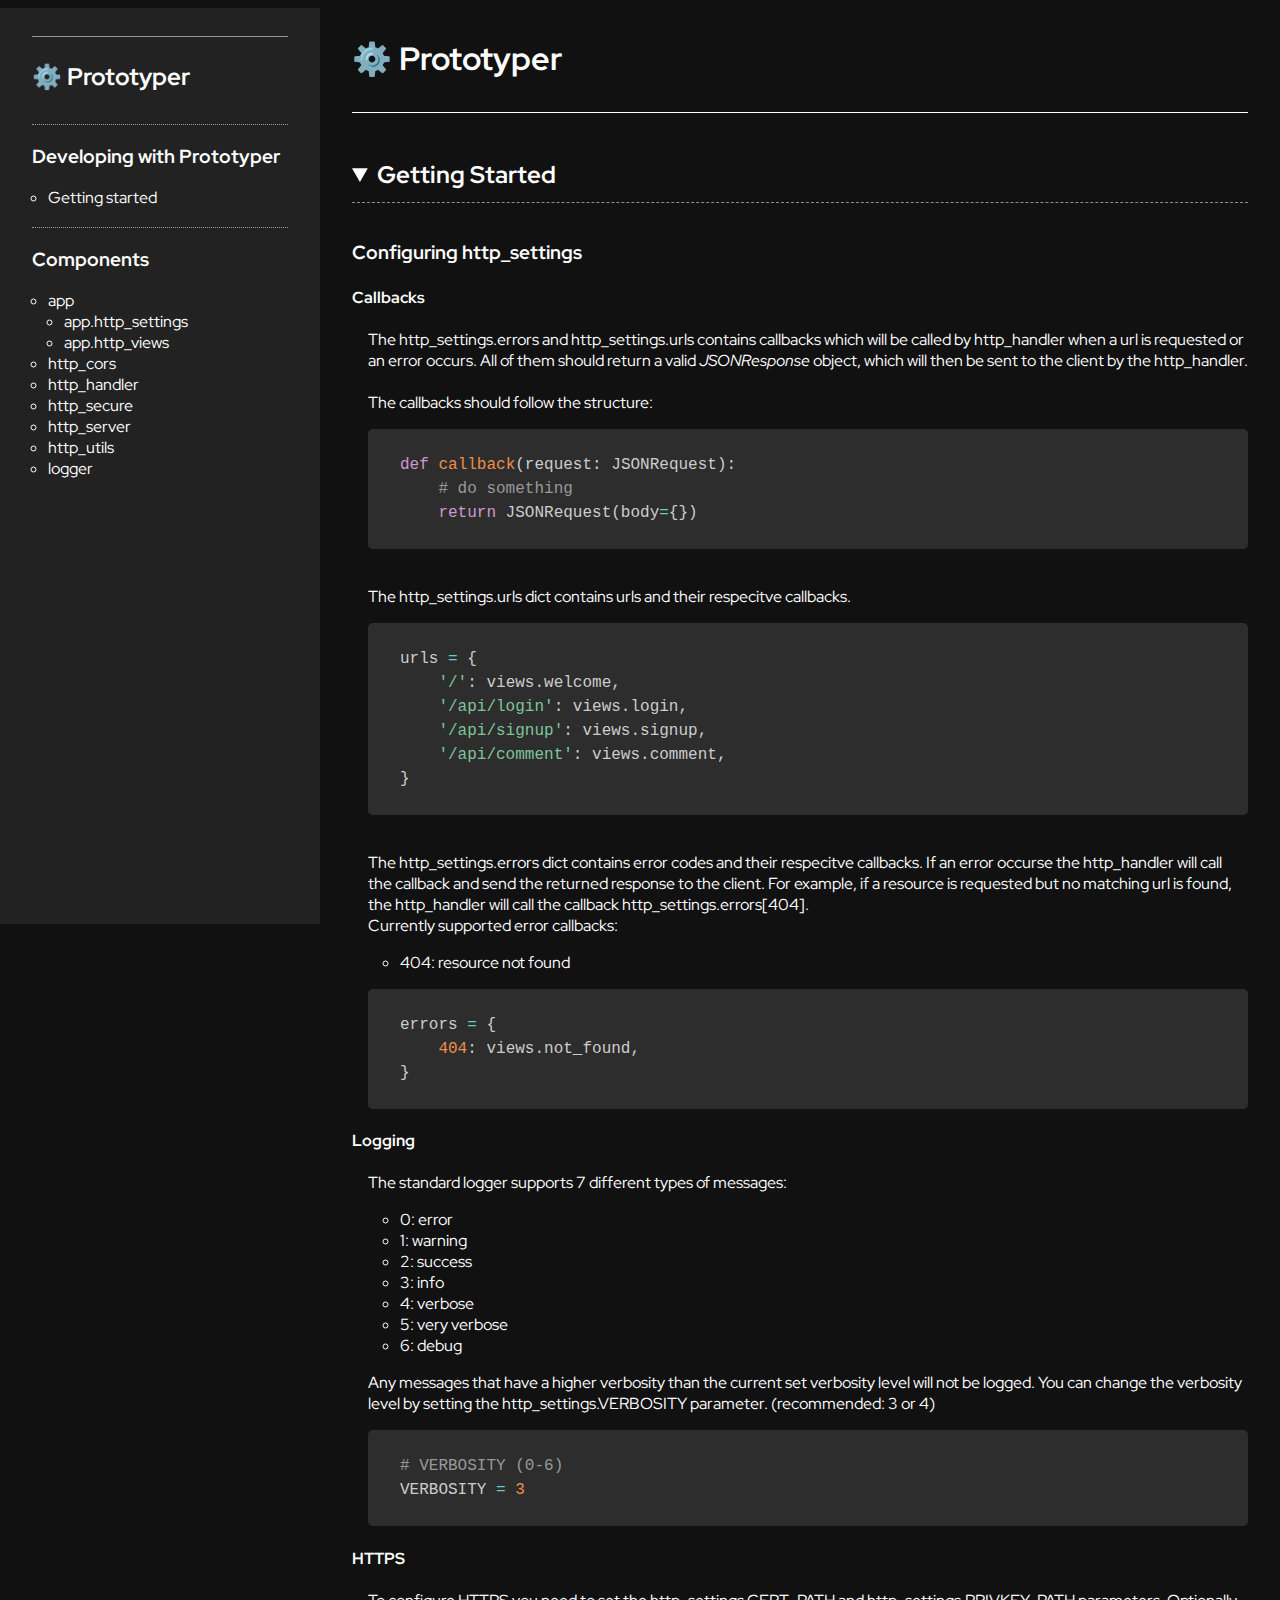
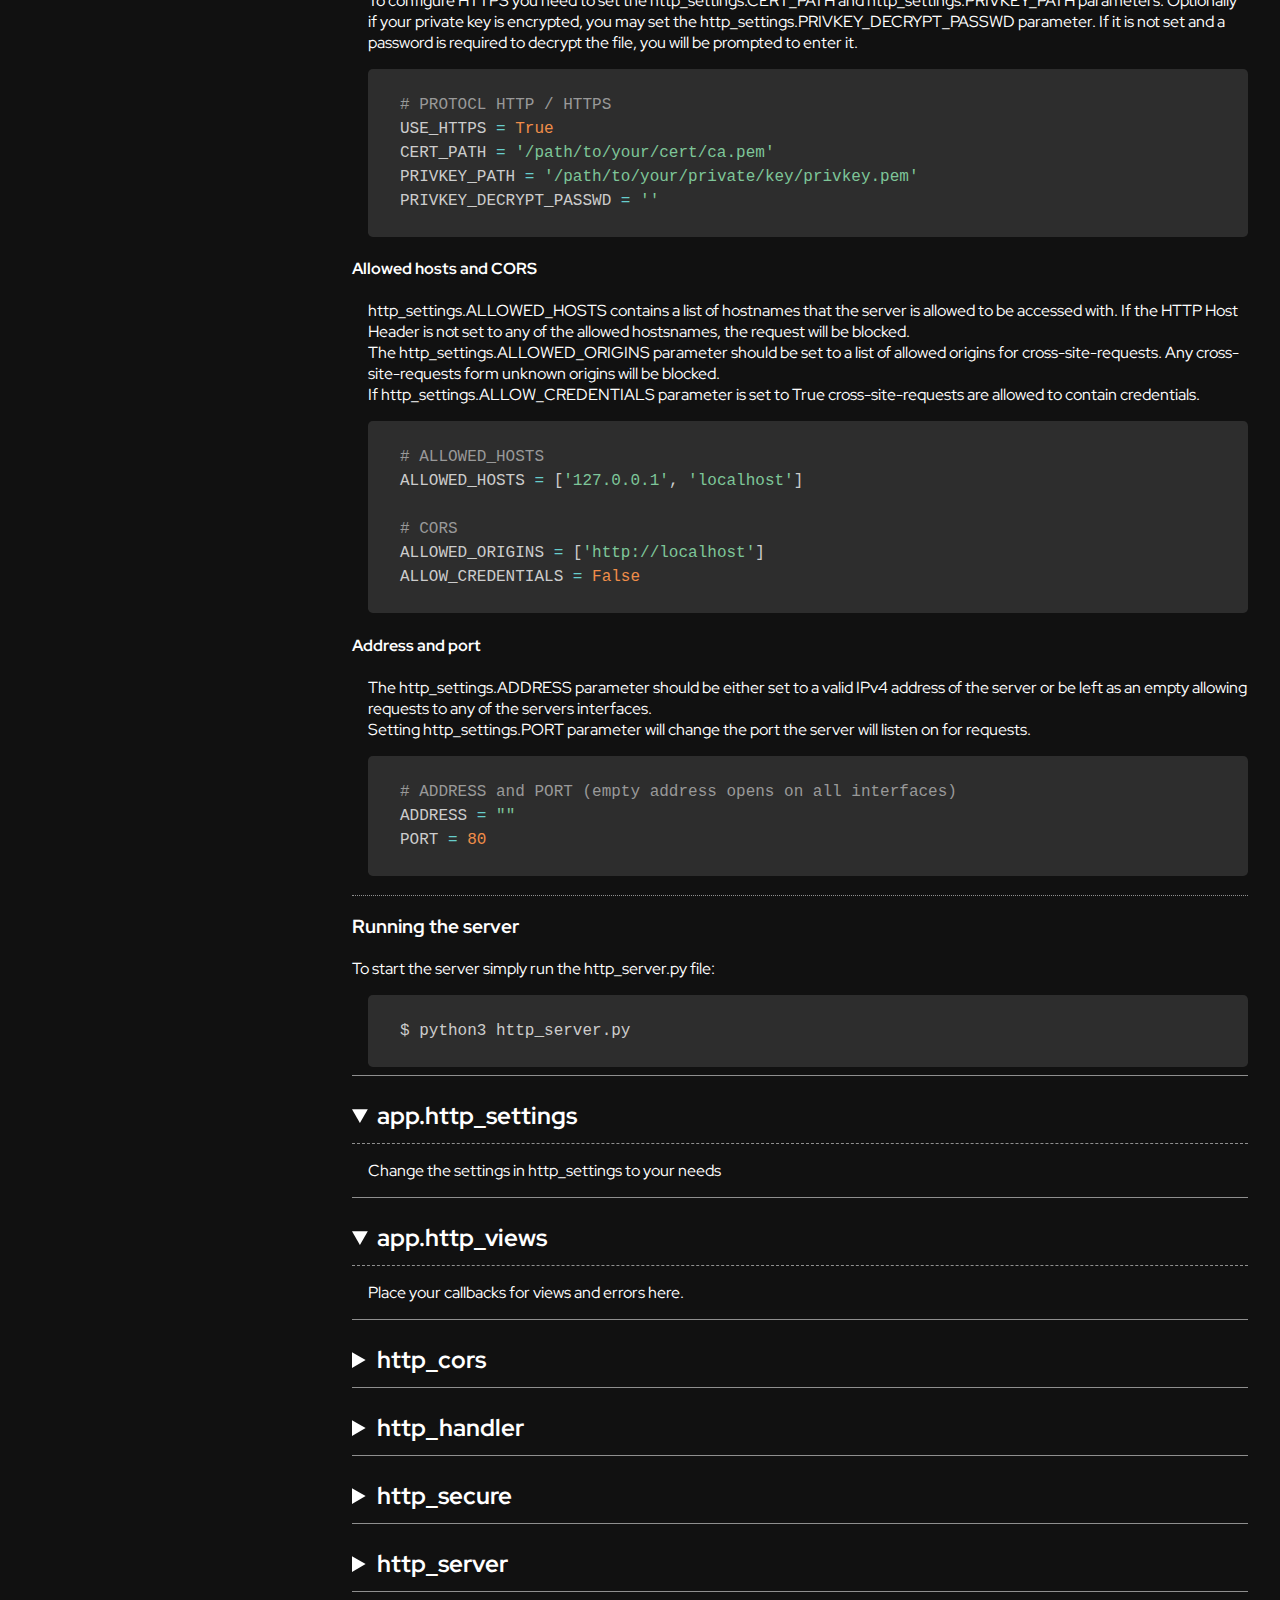
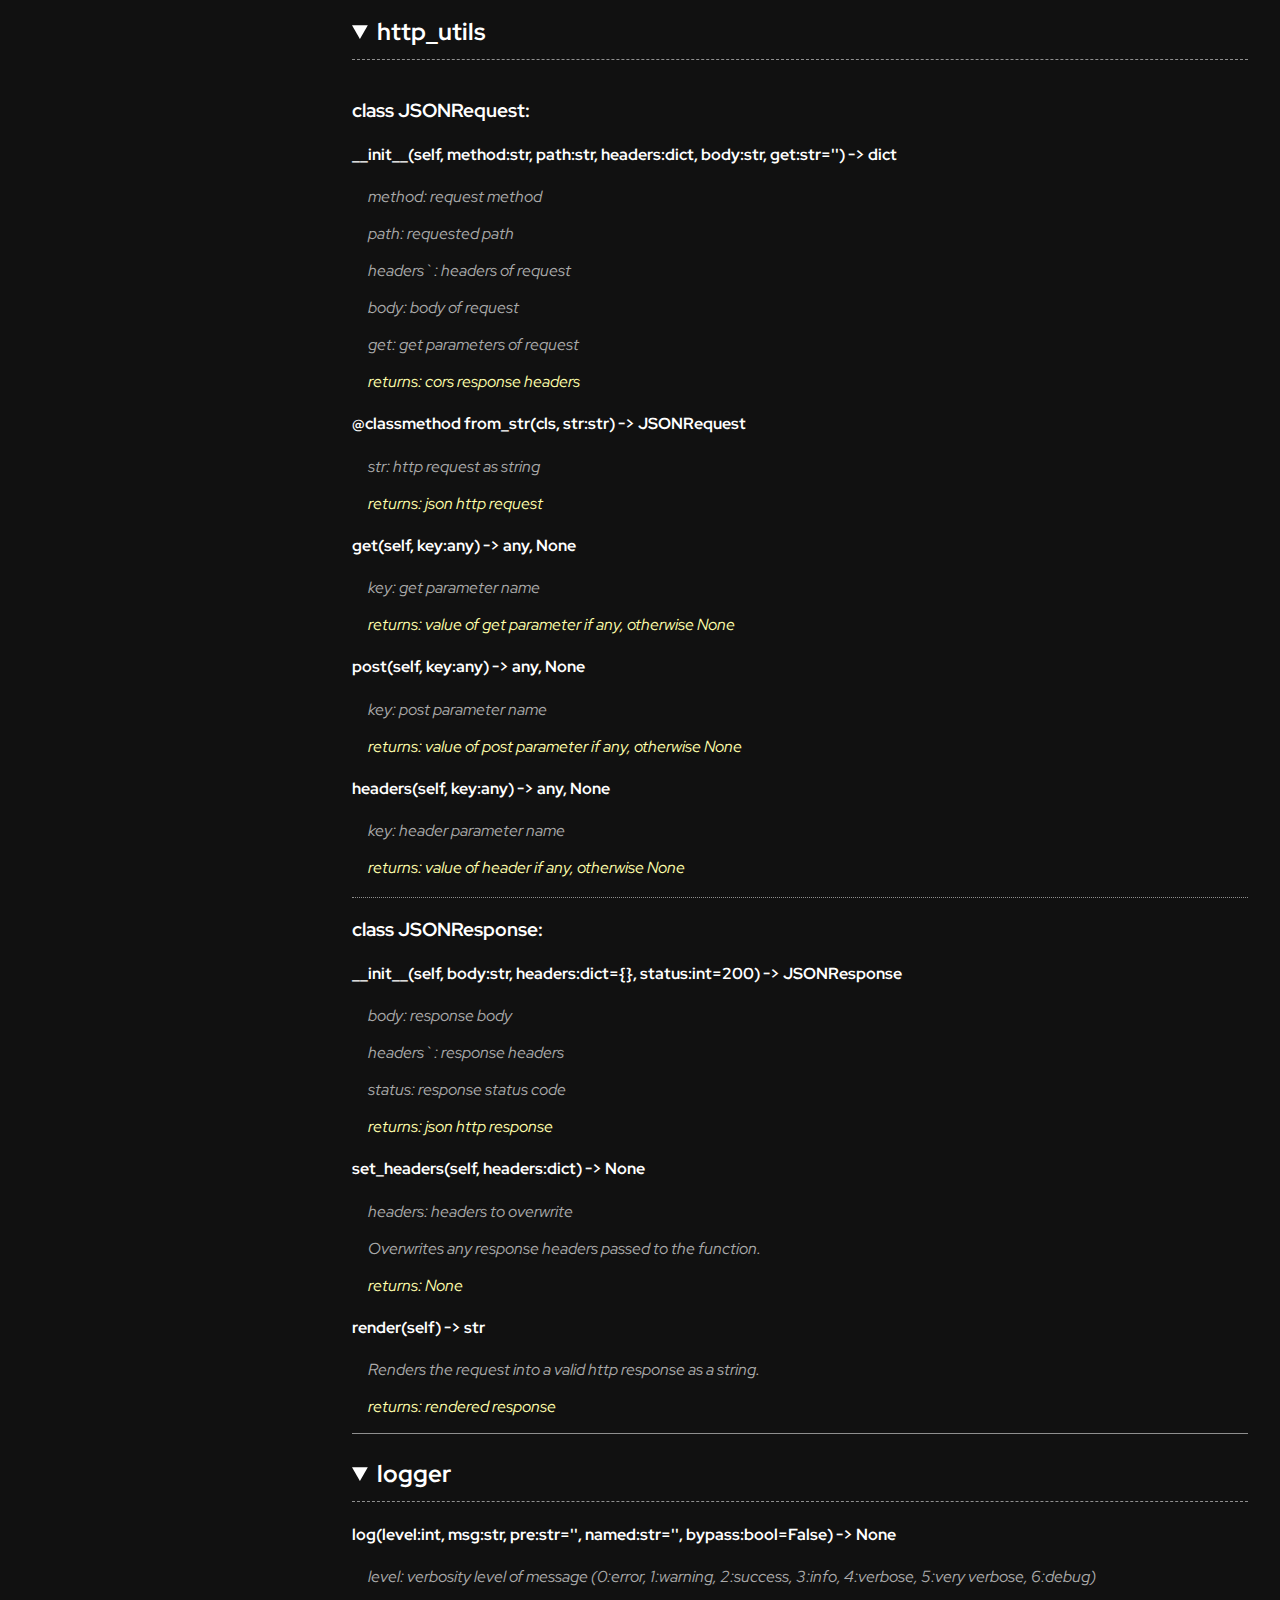
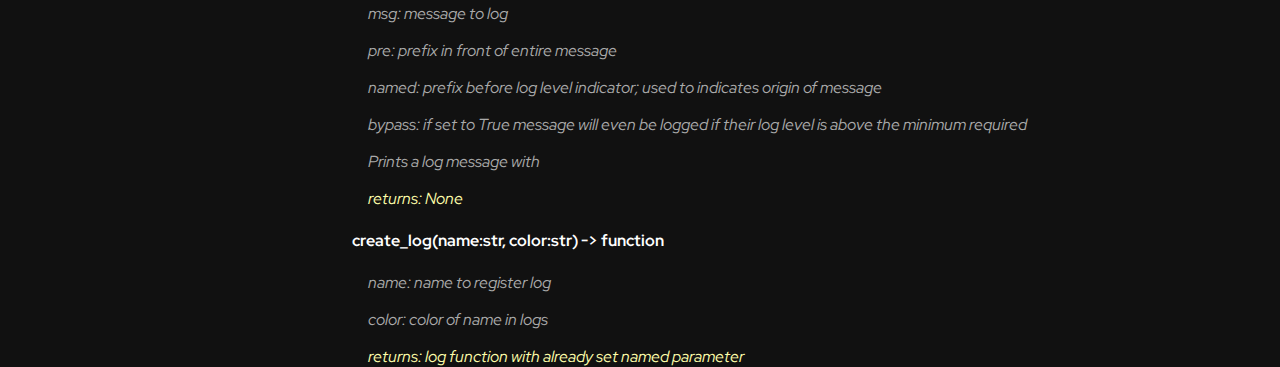
<file: docs/index.html>
<!DOCTYPE html>
<html lang="en">
    <head>
        <meta charset="UTF-8">
        <meta name="viewport" content="width=device-width, initial-scale=1.0">
        <link href="./resources/prism.css" rel="stylesheet" />
        <title>Prototyper Documentation</title>
        <link rel="icon" type="image/x-icon" href="./resources/favicon.png">
    	<script src="./resources/prism.js"></script>
        <link rel="stylesheet" href="./resources/docs.css">
    </head>
  
    <body>
        <!-- sidebar for navigation -->
        <div id="sidebar">
            <h2>⚙️ Prototyper</h2>
            <h3>Developing with Prototyper</h3>
            <ul>
                <li><a href="#getting-started">Getting started</a></li>
            </ul>
            <h3>Components</h3>
            <ul>
                <li> app
                    <ul>
                        <li><a href="#app.http_settings">app.http_settings</a></li>
                        <li><a href="#app.http_views">app.http_views</a></li>
                    </ul>
                </li>
                <li><a href="#http_cors">http_cors</a></li>
                <li><a href="#http_handler">http_handler</a></li>
                <li><a href="#http_secure">http_secure</a></li>
                <li><a href="#http_server">http_server</a></li>
                <li><a href="#http_utils">http_utils</a></li>
                <li><a href="#logger">logger</a></li>
            </ul>
        </div>
        
        <!-- actual documentation -->
        <div id="content">
        
            <h1>⚙️ Prototyper</h1>
            
            <details open>
                <summary id="getting-started" class="h2">Getting Started</summary>
                <div>
                    <h3>Configuring http_settings</h3>
                    <h4>Callbacks</h4>
                    <p class="desc">
                        The http_settings.errors and http_settings.urls contains callbacks which will be called by http_handler when a url is requested or an error occurs.
                        All of them should return a valid <a href='#http_utils.JSONResponse'>JSONResponse</a> object, which will then be sent to the client by the http_handler.
                    </p>
                    <p class="desc"><br/>
                        The callbacks should follow the structure:
                    </p>
                    <pre><code class="language-python">
def callback(request: JSONRequest):
    # do something
    return JSONRequest(body={})
                    </code></pre>
                    <p class="desc"><br/>
                        The http_settings.urls dict contains urls and their respecitve callbacks.
                    </p>
                    <pre><code class="language-python">
urls = {
    '/': views.welcome,
    '/api/login': views.login,
    '/api/signup': views.signup,
    '/api/comment': views.comment,
}
                        </code></pre>
                    <p class="desc"><br/>
                        The http_settings.errors dict contains error codes and their respecitve callbacks.
                        If an error occurse the http_handler will call the callback and send the returned response to the client.
                        For example, if a resource is requested but no matching url is found, the http_handler will call the callback http_settings.errors[404].<br/>
                        Currently supported error callbacks:
                    </p>
                    <ul>
                        <li>404: resource not found</li>
                    </ul>

                    <pre><code class="language-python">
errors = {
    404: views.not_found,
}
                        </code></pre>

                    <h4>Logging</h4>
                    <p class="desc">
                        The standard logger supports 7 different types of messages:
                    </p>
                    <ul>
                        <li>0: error</li>
                        <li>1: warning</li>
                        <li>2: success</li>
                        <li>3: info</li>
                        <li>4: verbose</li>
                        <li>5: very verbose</li>
                        <li>6: debug</li>
                    </ul>
                    <p class="desc">
                        Any messages that have a higher verbosity than the current set verbosity level will not be logged.
                        You can change the verbosity level by setting the http_settings.VERBOSITY parameter. (recommended: 3 or 4)
                    </p>
                    <pre><code class="language-python">
# VERBOSITY (0-6)
VERBOSITY = 3
                    </code></pre>

                    <h4>HTTPS</h4>
                    <p class="desc">
                        To configure HTTPS you need to set the http_settings.CERT_PATH and http_settings.PRIVKEY_PATH parameters.
                        Optionally if your private key is encrypted, you may set the http_settings.PRIVKEY_DECRYPT_PASSWD parameter.
                        If it is not set and a password is required to decrypt the file, you will be prompted to enter it.
                    </p>
                    <pre><code class="language-python">
# PROTOCL HTTP / HTTPS
USE_HTTPS = True
CERT_PATH = '/path/to/your/cert/ca.pem'
PRIVKEY_PATH = '/path/to/your/private/key/privkey.pem'
PRIVKEY_DECRYPT_PASSWD = ''
                    </code></pre>

                    <h4>Allowed hosts and CORS</h4>
                    <p class="desc">
                        http_settings.ALLOWED_HOSTS contains a list of hostnames that the server is allowed to be accessed with.
                        If the HTTP Host Header is not set to any of the allowed hostsnames, the request will be blocked.<br/>
                        The http_settings.ALLOWED_ORIGINS parameter should be set to a list of allowed origins for cross-site-requests.
                        Any cross-site-requests form unknown origins will be blocked.<br/>
                        If http_settings.ALLOW_CREDENTIALS parameter is set to True cross-site-requests are allowed to contain credentials.
                    </p>
                    <pre><code class="language-python">
# ALLOWED_HOSTS
ALLOWED_HOSTS = ['127.0.0.1', 'localhost']

# CORS
ALLOWED_ORIGINS = ['http://localhost']
ALLOW_CREDENTIALS = False
                    </code></pre>

                    <h4>Address and port</h4>
                    <p class="desc">
                        The http_settings.ADDRESS parameter should be either set to a valid IPv4 address of the server or be left as an empty allowing requests to any of the servers interfaces.<br/>
                        Setting http_settings.PORT parameter will change the port the server will listen on for requests.
                    </p>
                    <pre><code class="language-python">
# ADDRESS and PORT (empty address opens on all interfaces)
ADDRESS = ""
PORT = 80
                    </code></pre>

                    <h3>Running the server</h3>
                    To start the server simply run the http_server.py file:
                    <pre><code class="language-bash">
$ python3 http_server.py
                    </code></pre>

                </div>
            </details>

            <details open>
            <summary id="app.http_settings" class="h2">app.http_settings</summary>
                <div>
                    <p class="desc">Change the settings in http_settings to your needs</p>
                </div>
            </details>
            
            <details open>
                <summary id="app.http_views" class="h2">app.http_views</summary>
                <div>
                    <p class="desc">Place your callbacks for views and errors here.</p>
                </div>
            </details>
            
            <details>
                <summary id="http_cors" class="h2">http_cors</summary>
                <div>
                    <h4>get_headers(request:JSONRequest) -> dict</h4>
                    <p>request: request to return headers for</p>
                    <p><i>returns: cors response headers</i></p>
                </div>
            </details>
            
            <details>
                <summary id="http_handler" class="h2">http_handler</summary>
                <div>
                    <h4>handle_request(connection:socket.socket, client_address:tuple) -> None</h4>
                    <p>connection: client socket of connection</p>
                    <p>client_address: address of connecting client (address:str, port:int)</p>
                    <p class="desc"><i>Determines response for request and then sends it.</i></p>
                    <p class="desc"><i>
                        Uses http_settings.urls to find matching views and then calls them.
                        If no view is found, http_settings.error[404] is called.
                        The appropriate response is then sent to the client.
                    </i></p>
                    <p><i>returns: None</i></p>
                </div>
            </details>

            <details>
            <summary id="http_secure" class="h2">http_secure</summary>
                <div>
                    <h4>make_secure(sock:socket.socket, cert:path:str, privatekey_path:str, password:str=None) -> socket.socket, None</h4>
                    <p>sock: socket to secure</p>
                    <p>cert_path: path to full certificate chain</p>
                    <p>privatekey_path: path to private key</p>
                    <p>password: password used to decrypt privateky, will ask if not provided</p>
                    <p class="desc"><i>Attempts to secure socket using highest supported version of TLS.</i></p>
                    <p><i>returns: secured socket or None</i></p>

                    <h4>ask_pasword() -> str</h4>
                    <p class="desc"><i>This function is used as a callback for ssl.SSLContext.load_cert_chain if no password for the privatekey is provided but is required. It asks the user to input the password; do not call this function.</i></p>
                    <p><i>returns: str</i></p>
                </div>
            </details>

            <details>
            <summary id="http_server" class="h2">http_server</summary>
                <div>
                    <h4>run_server() -> None</h4>
                    <p class="desc"><i>
                        Configures a few settings set in http_settings in other modules,
                        Then Starts server and secures sockets if http_settings.USE_HTTPS is set to True.
                        Then actively listens for connections and forwards them to http_handler.handle_request().
                    </i></p>
                    <p><i>returns: None</i></p>
                </div>
            </details>

            <details open>
            <summary id="http_utils" class="h2">http_utils</summary>
                <div>

                    <h3 id="http_utils.JSONRequest">class JSONRequest:</h3>
                    
                    <h4>__init__(self, method:str, path:str, headers:dict, body:str, get:str='') -> dict</h4>
                    <p>method: request method</p>
                    <p>path: requested path</p>
                    <p>headers`: headers of request</p>
                    <p>body: body of request</p>
                    <p>get: get parameters of request</p>
                    <p><i>returns: cors response headers</i></p>
                    
                    <h4>@classmethod from_str(cls, str:str) -> JSONRequest</h4>
                    <p>str: http request as string</p>
                    <p><i>returns: json http request</i></p>
                    
                    <h4>get(self, key:any) -> any, None</h4>
                    <p>key: get parameter name</p>
                    <p><i>returns: value of get parameter if any, otherwise None</i></p>
                    
                    <h4>post(self, key:any) -> any, None</h4>
                    <p>key: post parameter name</p>
                    <p><i>returns: value of post parameter if any, otherwise None</i></p>
                    
                    <h4>headers(self, key:any) -> any, None</h4>
                    <p>key: header parameter name</p>
                    <p><i>returns: value of header if any, otherwise None</i></p>
                    
                    <h3 id="http_utils.JSONResponse">class JSONResponse:</h3>
                    
                    <h4>__init__(self, body:str, headers:dict={}, status:int=200) -> JSONResponse</h4>
                    <p>body: response body</p>
                    <p>headers`: response headers</p>
                    <p>status: response status code</p>
                    <p><i>returns: json http response</i></p>
                    
                    <h4>set_headers(self, headers:dict) -> None</h4>
                    <p>headers: headers to overwrite</p>
                    <p class="desc"><i>Overwrites any response headers passed to the function.</i></p>
                    <p><i>returns: None</i></p>
                    
                    <h4>render(self) -> str</h4>
                    <p class="desc"><i>Renders the request into a valid http response as a string.</i></p>
                    <p><i>returns: rendered response</i></p>
                    
                </div>
            </details>

            <details open>
            <summary id="logger" class="h2">logger</summary>
                <div>
                    <h4>log(level:int, msg:str, pre:str='', named:str='', bypass:bool=False) -> None</h4>
                    <p>level: verbosity level of message (0:error, 1:warning, 2:success, 3:info, 4:verbose, 5:very verbose, 6:debug)</p>
                    <p>msg: message to log</p>
                    <p>pre: prefix in front of entire message</p>
                    <p>named: prefix before log level indicator; used to indicates origin of message</p>
                    <p>bypass: if set to True message will even be logged if their log level is above the minimum required</p>
                    <p class="desc"><i>Prints a log message with </i></p>
                    <p><i>returns: None</i></p>

                    <h4>create_log(name:str, color:str) -> function</h4>
                    <p>name: name to register log</p>
                    <p>color: color of name in logs</p>
                    <p><i>returns: log function with already set named parameter</i></p>
                </div>
            </details>
        
        </div>
    </body>
</html>
</file>
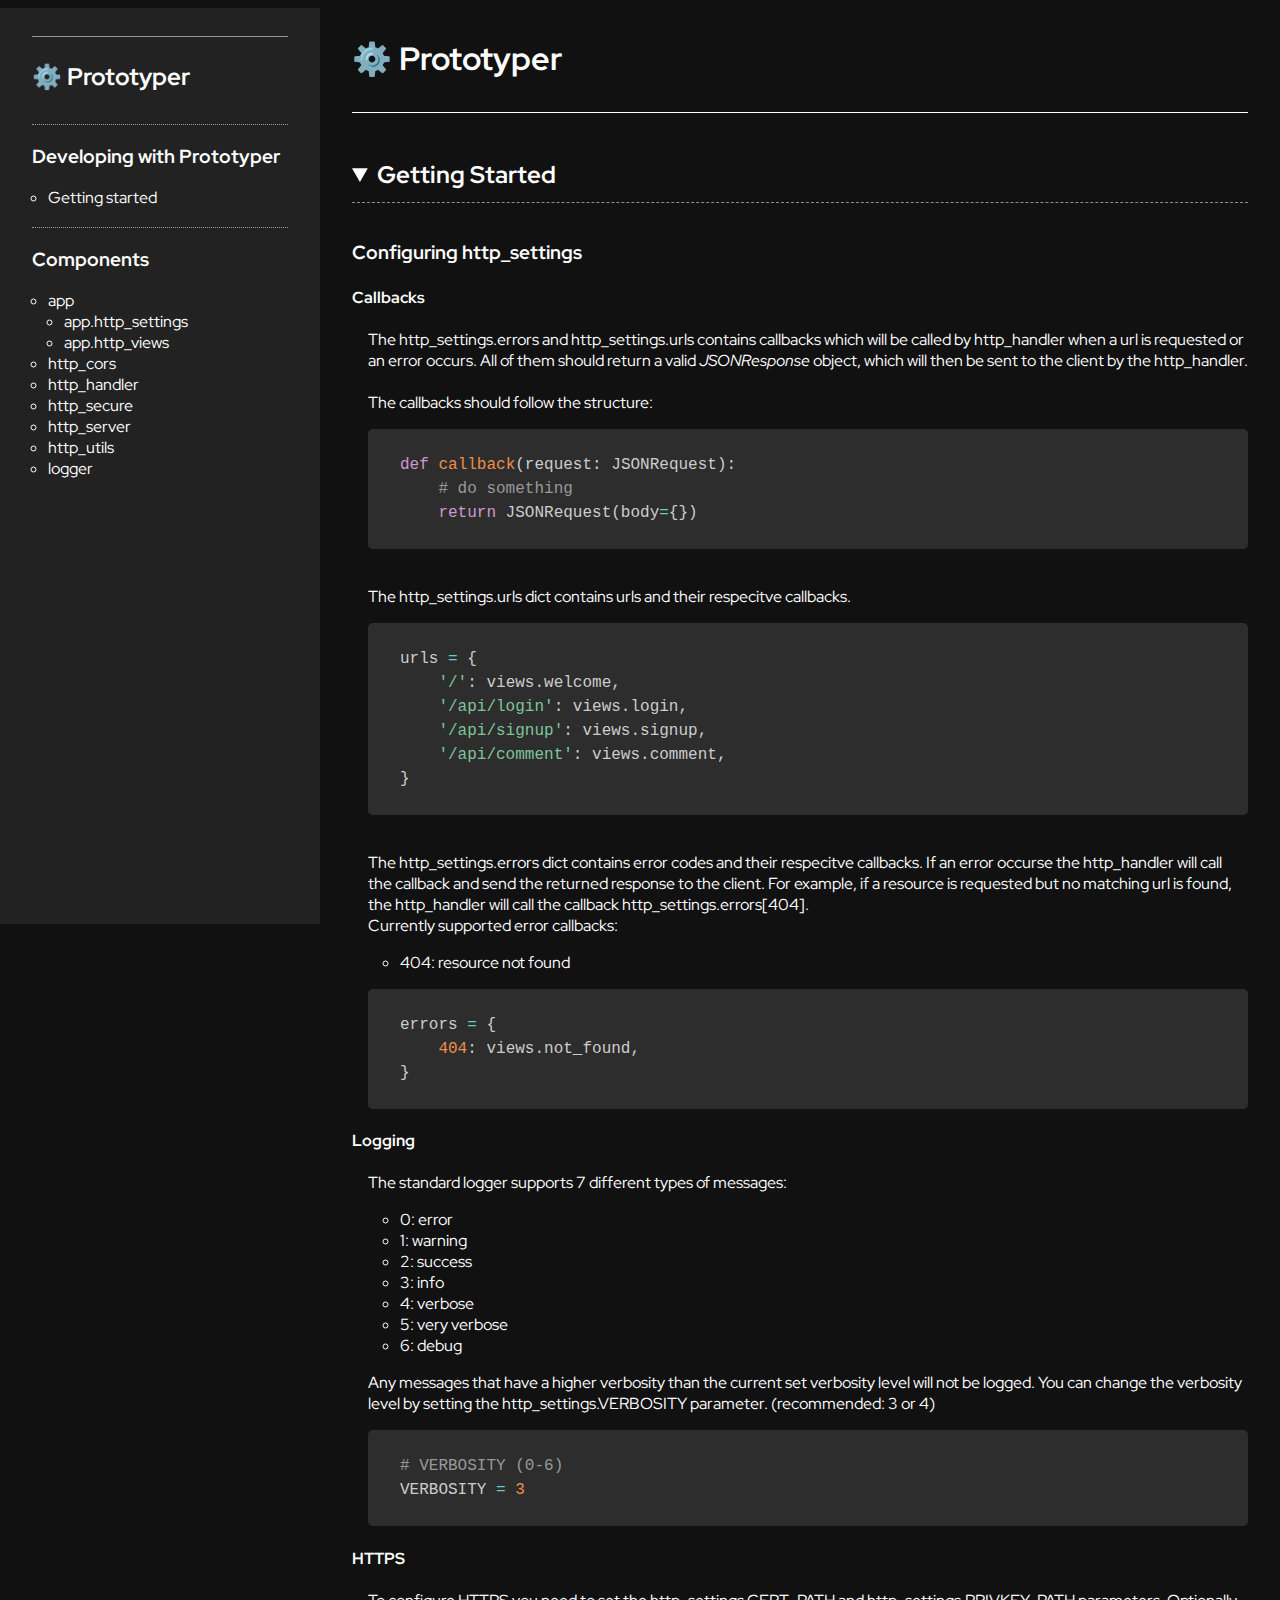
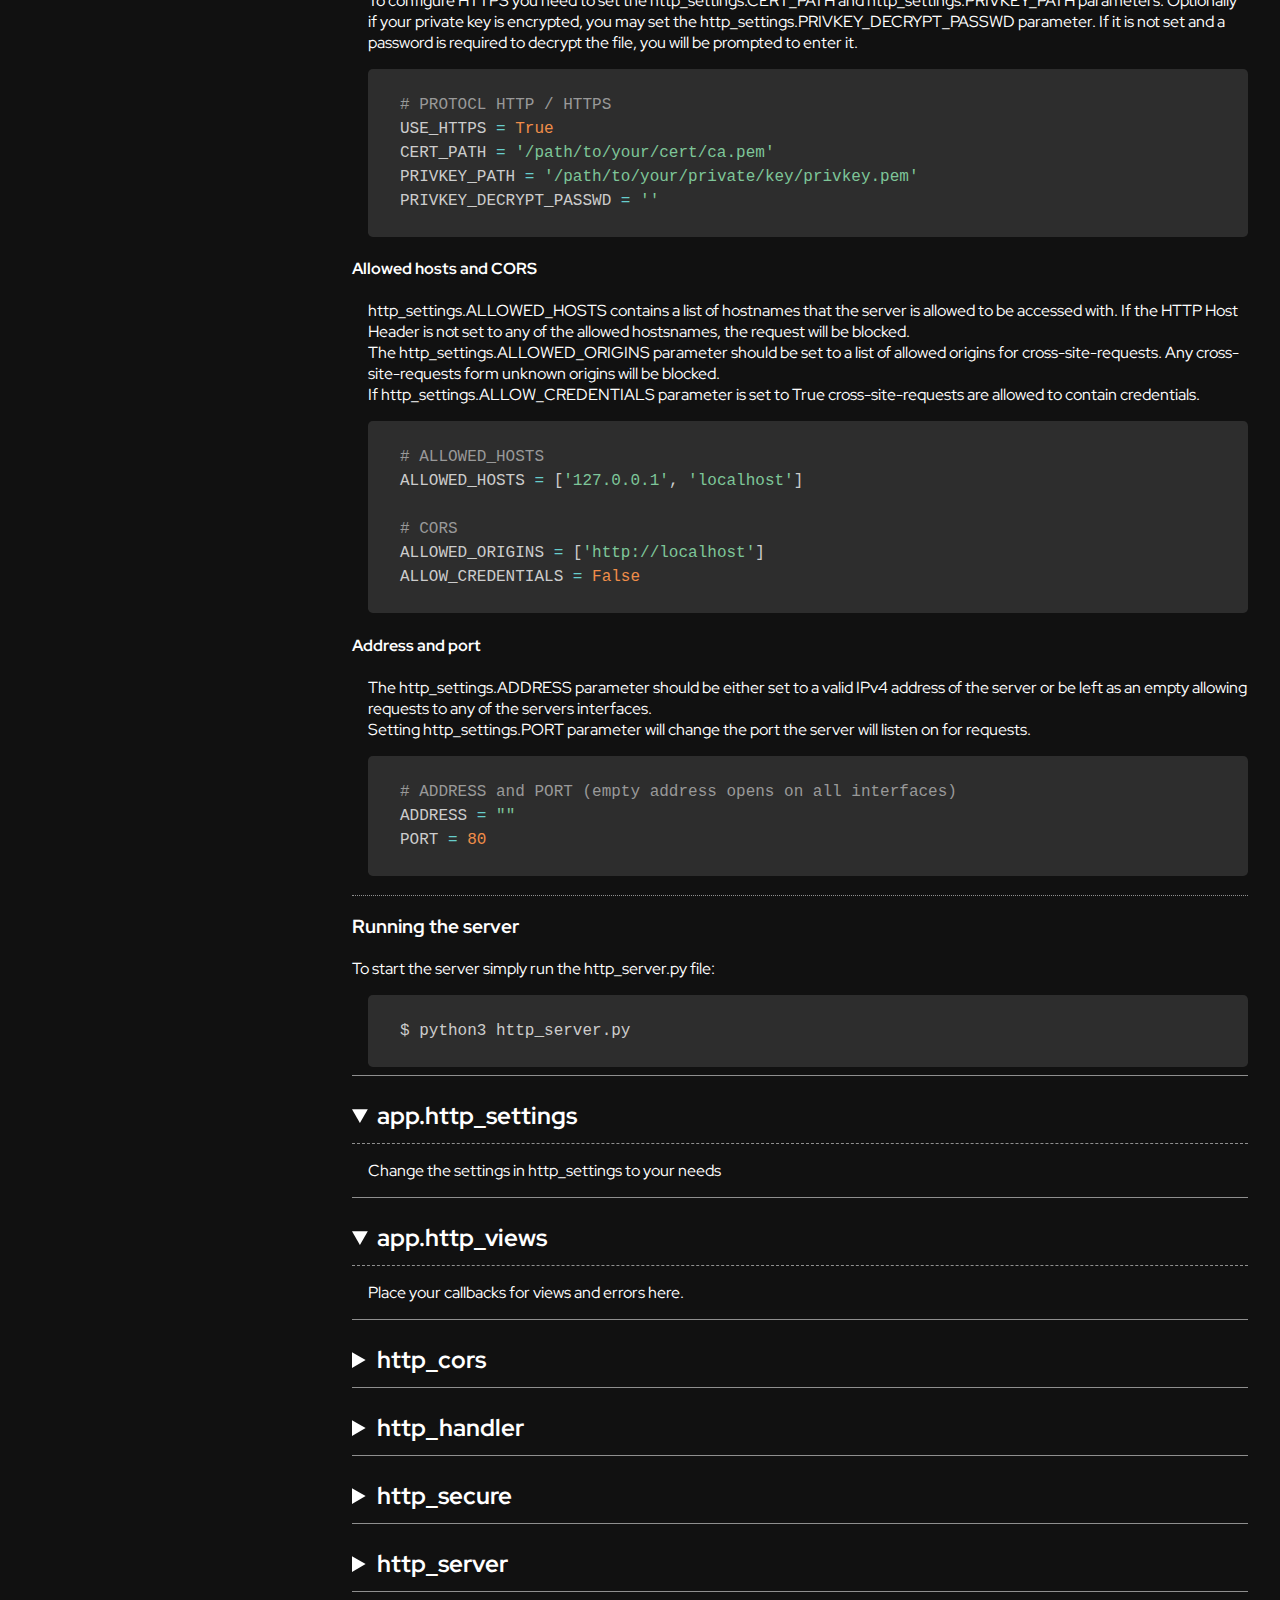
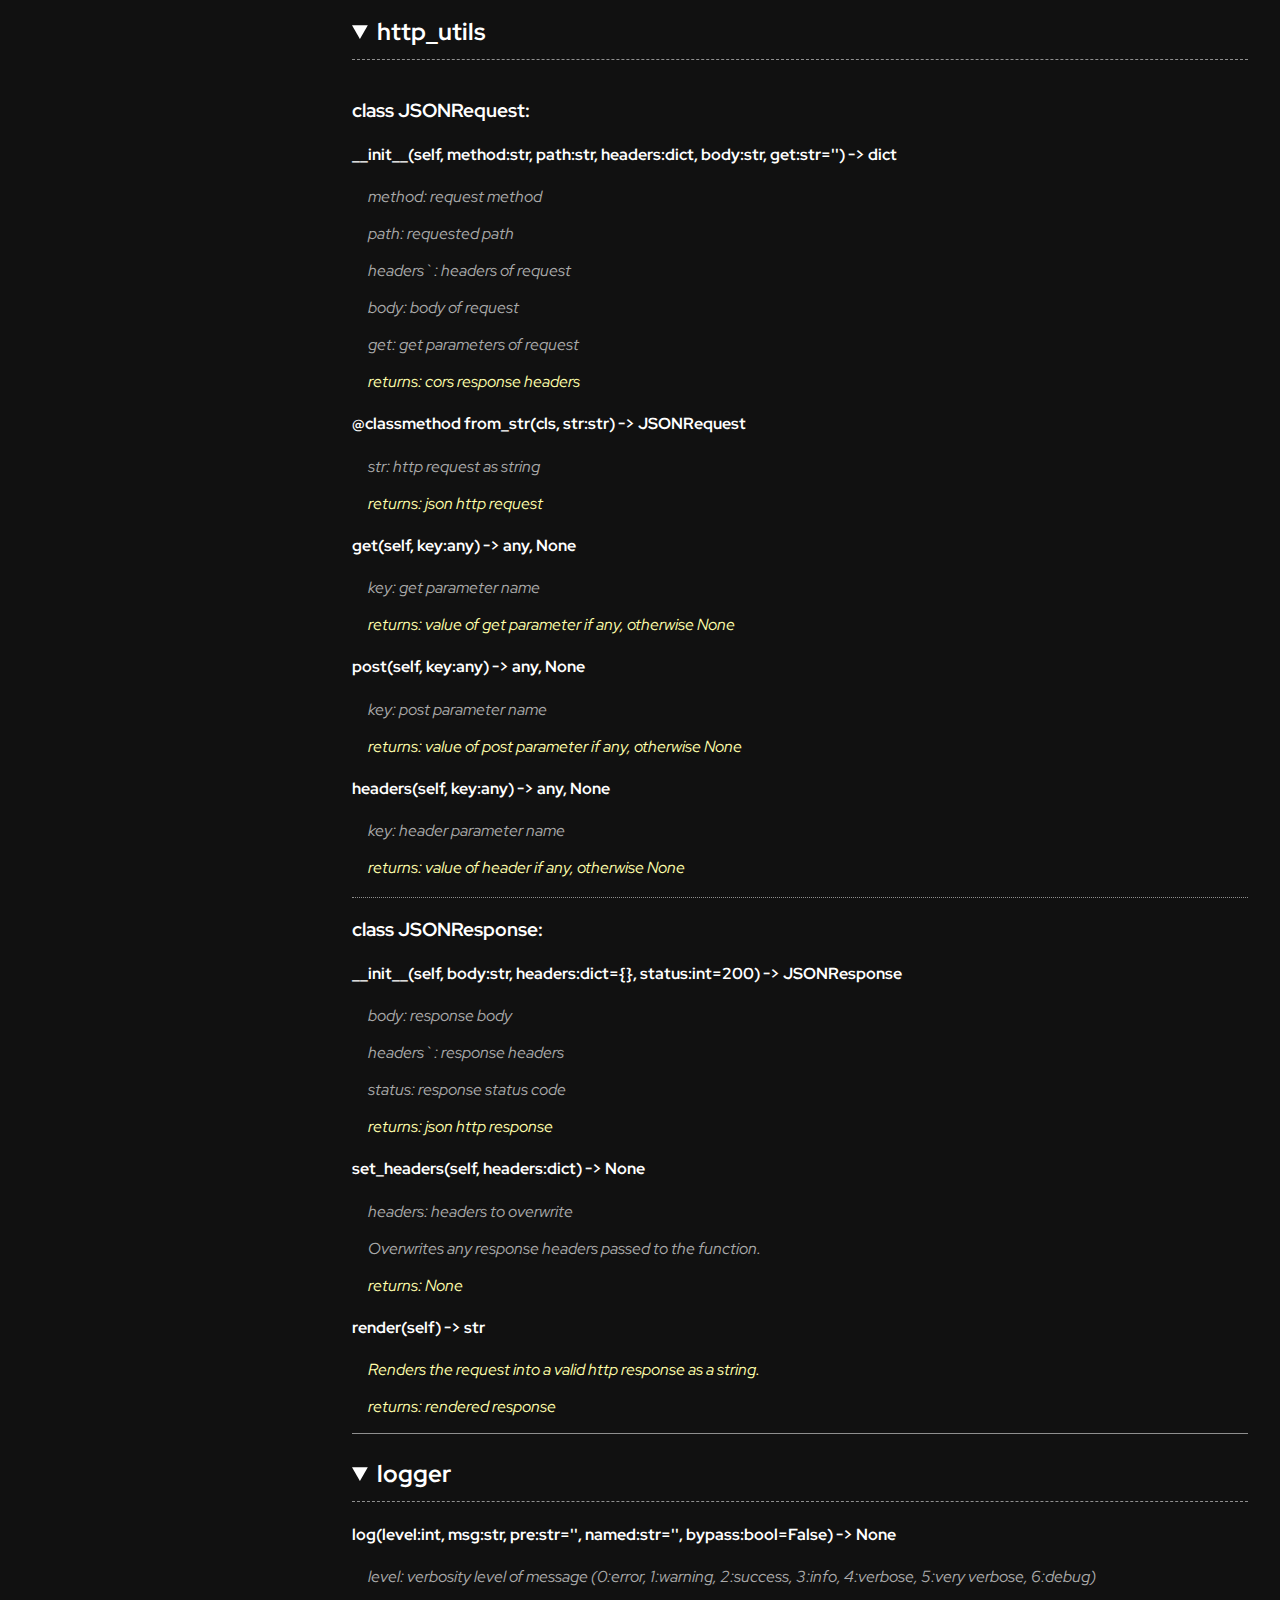
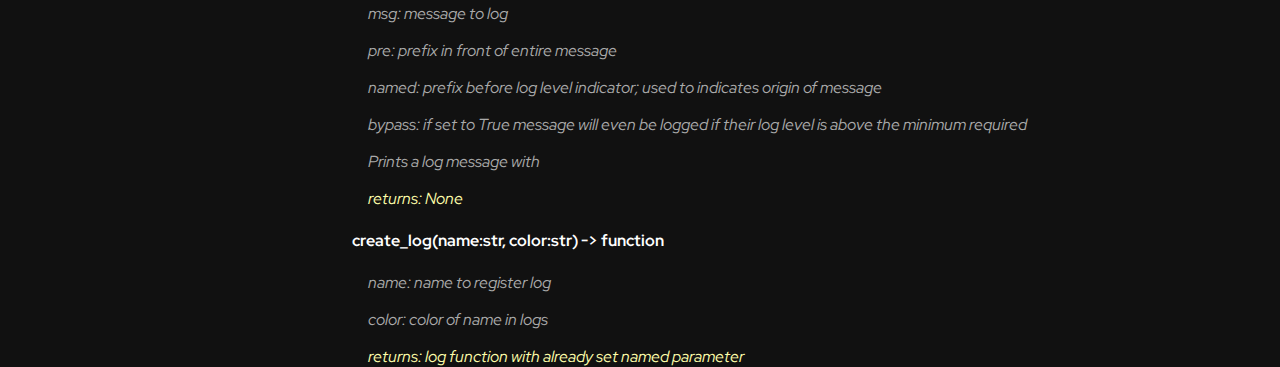
<file: docs/docs.html>
<!DOCTYPE html>
<html lang="en">
    <head>
        <meta charset="UTF-8">
        <meta name="viewport" content="width=device-width, initial-scale=1.0">
        <link href="./resources/prism.css" rel="stylesheet" />
        <title>Prototyper Documentation</title>
        <link rel="icon" type="image/x-icon" href="./resources/favicon.png">
    	<script src="./resources/prism.js"></script>
        <link rel="stylesheet" href="./resources/docs.css">
    </head>
  
    <body>
        <!-- sidebar for navigation -->
        <div id="sidebar">
            <h2>⚙️ Prototyper</h2>
            <h3>Developing with Prototyper</h3>
            <ul>
                <li><a href="#getting-started">Getting started</a></li>
            </ul>
            <h3>Components</h3>
            <ul>
                <li> app
                    <ul>
                        <li><a href="#app.http_settings">app.http_settings</a></li>
                        <li><a href="#app.http_views">app.http_views</a></li>
                    </ul>
                </li>
                <li><a href="#http_cors">http_cors</a></li>
                <li><a href="#http_handler">http_handler</a></li>
                <li><a href="#http_secure">http_secure</a></li>
                <li><a href="#http_server">http_server</a></li>
                <li><a href="#http_utils">http_utils</a></li>
                <li><a href="#logger">logger</a></li>
            </ul>
        </div>
        
        <!-- actual documentation -->
        <div id="content">
        
            <h1>⚙️ Prototyper</h1>
            
            <details open>
                <summary id="getting-started" class="h2">Getting Started</summary>
                <div>
                    <h3>Configuring http_settings</h3>
                    <h4>Callbacks</h4>
                    <p class="desc">
                        The http_settings.errors and http_settings.urls contains callbacks which will be called by http_handler when a url is requested or an error occurs.
                        All of them should return a valid <a href='#http_utils.JSONResponse'>JSONResponse</a> object, which will then be sent to the client by the http_handler.
                    </p>
                    <p class="desc"><br/>
                        The callbacks should follow the structure:
                    </p>
                    <pre><code class="language-python">
def callback(request: JSONRequest):
    # do something
    return JSONRequest(body={})
                    </code></pre>
                    <p class="desc"><br/>
                        The http_settings.urls dict contains urls and their respecitve callbacks.
                    </p>
                    <pre><code class="language-python">
urls = {
    '/': views.welcome,
    '/api/login': views.login,
    '/api/signup': views.signup,
    '/api/comment': views.comment,
}
                        </code></pre>
                    <p class="desc"><br/>
                        The http_settings.errors dict contains error codes and their respecitve callbacks.
                        If an error occurse the http_handler will call the callback and send the returned response to the client.
                        For example, if a resource is requested but no matching url is found, the http_handler will call the callback http_settings.errors[404].<br/>
                        Currently supported error callbacks:
                    </p>
                    <ul>
                        <li>404: resource not found</li>
                    </ul>

                    <pre><code class="language-python">
errors = {
    404: views.not_found,
}
                        </code></pre>

                    <h4>Logging</h4>
                    <p class="desc">
                        The standard logger supports 7 different types of messages:
                    </p>
                    <ul>
                        <li>0: error</li>
                        <li>1: warning</li>
                        <li>2: success</li>
                        <li>3: info</li>
                        <li>4: verbose</li>
                        <li>5: very verbose</li>
                        <li>6: debug</li>
                    </ul>
                    <p class="desc">
                        Any messages that have a higher verbosity than the current set verbosity level will not be logged.
                        You can change the verbosity level by setting the http_settings.VERBOSITY parameter. (recommended: 3 or 4)
                    </p>
                    <pre><code class="language-python">
# VERBOSITY (0-6)
VERBOSITY = 3
                    </code></pre>

                    <h4>HTTPS</h4>
                    <p class="desc">
                        To configure HTTPS you need to set the http_settings.CERT_PATH and http_settings.PRIVKEY_PATH parameters.
                        Optionally if your private key is encrypted, you may set the http_settings.PRIVKEY_DECRYPT_PASSWD parameter.
                        If it is not set and a password is required to decrypt the file, you will be prompted to enter it.
                    </p>
                    <pre><code class="language-python">
# PROTOCL HTTP / HTTPS
USE_HTTPS = True
CERT_PATH = '/path/to/your/cert/ca.pem'
PRIVKEY_PATH = '/path/to/your/private/key/privkey.pem'
PRIVKEY_DECRYPT_PASSWD = ''
                    </code></pre>

                    <h4>Allowed hosts and CORS</h4>
                    <p class="desc">
                        http_settings.ALLOWED_HOSTS contains a list of hostnames that the server is allowed to be accessed with.
                        If the HTTP Host Header is not set to any of the allowed hostsnames, the request will be blocked.<br/>
                        The http_settings.ALLOWED_ORIGINS parameter should be set to a list of allowed origins for cross-site-requests.
                        Any cross-site-requests form unknown origins will be blocked.<br/>
                        If http_settings.ALLOW_CREDENTIALS parameter is set to True cross-site-requests are allowed to contain credentials.
                    </p>
                    <pre><code class="language-python">
# ALLOWED_HOSTS
ALLOWED_HOSTS = ['127.0.0.1', 'localhost']

# CORS
ALLOWED_ORIGINS = ['http://localhost']
ALLOW_CREDENTIALS = False
                    </code></pre>

                    <h4>Address and port</h4>
                    <p class="desc">
                        The http_settings.ADDRESS parameter should be either set to a valid IPv4 address of the server or be left as an empty allowing requests to any of the servers interfaces.<br/>
                        Setting http_settings.PORT parameter will change the port the server will listen on for requests.
                    </p>
                    <pre><code class="language-python">
# ADDRESS and PORT (empty address opens on all interfaces)
ADDRESS = ""
PORT = 80
                    </code></pre>

                    <h3>Running the server</h3>
                    To start the server simply run the http_server.py file:
                    <pre><code class="language-bash">
$ python3 http_server.py
                    </code></pre>

                </div>
            </details>

            <details open>
            <summary id="app.http_settings" class="h2">app.http_settings</summary>
                <div>
                    <p class="desc">Change the settings in http_settings to your needs</p>
                </div>
            </details>
            
            <details open>
                <summary id="app.http_views" class="h2">app.http_views</summary>
                <div>
                    <p class="desc">Place your callbacks for views and errors here.</p>
                </div>
            </details>
            
            <details>
                <summary id="http_cors" class="h2">http_cors</summary>
                <div>
                    <h4>get_headers(request:JSONRequest) -> dict</h4>
                    <p>request: request to return headers for</p>
                    <p><i>returns: cors response headers</i></p>
                </div>
            </details>
            
            <details>
                <summary id="http_handler" class="h2">http_handler</summary>
                <div>
                    <h4>handle_request(connection:socket.socket, client_address:tuple) -> None</h4>
                    <p>connection: client socket of connection</p>
                    <p>client_address: address of connecting client (address:str, port:int)</p>
                    <p class="desc"><i>Determines response for request and then sends it.</i></p>
                    <p class="desc"><i>
                        Uses http_settings.urls to find matching views and then calls them.
                        If no view is found, http_settings.error[404] is called.
                        The appropriate response is then sent to the client.
                    </i></p>
                    <p><i>returns: None</i></p>
                </div>
            </details>

            <details>
            <summary id="http_secure" class="h2">http_secure</summary>
                <div>
                    <h4>make_secure(sock:socket.socket, cert:path:str, privatekey_path:str, password:str=None) -> socket.socket, None</h4>
                    <p>sock: socket to secure</p>
                    <p>cert_path: path to full certificate chain</p>
                    <p>privatekey_path: path to private key</p>
                    <p>password: password used to decrypt privateky, will ask if not provided</p>
                    <p class="desc"><i>Attempts to secure socket using highest supported version of TLS.</i></p>
                    <p><i>returns: secured socket or None</i></p>

                    <h4>ask_pasword() -> str</h4>
                    <p class="desc"><i>This function is used as a callback for ssl.SSLContext.load_cert_chain if no password for the privatekey is provided but is required. It asks the user to input the password; do not call this function.</i></p>
                    <p><i>returns: str</i></p>
                </div>
            </details>

            <details>
            <summary id="http_server" class="h2">http_server</summary>
                <div>
                    <h4>run_server() -> None</h4>
                    <p class="desc"><i>
                        Configures a few settings set in http_settings in other modules,
                        Then Starts server and secures sockets if http_settings.USE_HTTPS is set to True.
                        Then actively listens for connections and forwards them to http_handler.handleconnection().
                    </i></p>
                    <p><i>returns: None</i></p>
                </div>
            </details>

            <details open>
            <summary id="http_utils" class="h2">http_utils</summary>
                <div>

                    <h3>class JSONRequest:</h3>
                    
                    <h4>__init__(self, method:str, path:str, headers:dict, body:str, get:str='') -> dict</h4>
                    <p>method: request method</p>
                    <p>path: requested path</p>
                    <p>headers`: headers of request</p>
                    <p>body: body of request</p>
                    <p>get: get parameters of request</p>
                    <p><i>returns: cors response headers</i></p>
                    
                    <h4>@classmethod from_str(cls, str:str) -> JSONRequest</h4>
                    <p>str: http request as string</p>
                    <p><i>returns: json http request</i></p>
                    
                    <h4>get(self, key:any) -> any, None</h4>
                    <p>key: get parameter name</p>
                    <p><i>returns: value of get parameter if any, otherwise None</i></p>
                    
                    <h4>post(self, key:any) -> any, None</h4>
                    <p>key: post parameter name</p>
                    <p><i>returns: value of post parameter if any, otherwise None</i></p>
                    
                    <h4>headers(self, key:any) -> any, None</h4>
                    <p>key: header parameter name</p>
                    <p><i>returns: value of header if any, otherwise None</i></p>
                    
                    <h3>class JSONResponse:</h3>
                    
                    <h4>__init__(self, body:str, headers:dict={}, status:int=200) -> JSONResponse</h4>
                    <p>body: response body</p>
                    <p>headers`: response headers</p>
                    <p>status: response status code</p>
                    <p><i>returns: json http response</i></p>
                    
                    <h4>set_headers(self, headers:dict) -> None</h4>
                    <p>headers: headers to overwrite</p>
                    <p class="desc"><i>Overwrites any response headers passed to the function.</i></p>
                    <p><i>returns: None</i></p>
                    
                    <h4>render(self) -> str</h4>
                    <p><i>Renders the request into a valid http response as a string.</i></p>
                    <p><i>returns: rendered response</i></p>
                    
                </div>
            </details>

            <details open>
            <summary id="logger" class="h2">logger</summary>
                <div>
                    <h4>log(level:int, msg:str, pre:str='', named:str='', bypass:bool=False) -> None</h4>
                    <p>level: verbosity level of message (0:error, 1:warning, 2:success, 3:info, 4:verbose, 5:very verbose, 6:debug)</p>
                    <p>msg: message to log</p>
                    <p>pre: prefix in front of entire message</p>
                    <p>named: prefix before log level indicator; used to indicates origin of message</p>
                    <p>bypass: if set to True message will even be logged if their log level is above the minimum required</p>
                    <p class="desc"><i>Prints a log message with </i></p>
                    <p><i>returns: None</i></p>

                    <h4>create_log(name:str, color:str) -> function</h4>
                    <p>name: name to register log</p>
                    <p>color: color of name in logs</p>
                    <p><i>returns: log function with already set named parameter</i></p>
                </div>
            </details>
        
        </div>
    </body>
</html>
</file>
<file: docs/resources/prism.css>
/* PrismJS 1.29.0
https://prismjs.com/download.html#themes=prism-tomorrow&languages=clike+javascript+bash+c+python */
code[class*=language-],pre[class*=language-]{color:#ccc;background:0 0;font-family:Consolas,Monaco,'Andale Mono','Ubuntu Mono',monospace;font-size:1em;text-align:left;white-space:pre;word-spacing:normal;word-break:normal;word-wrap:normal;line-height:1.5;-moz-tab-size:4;-o-tab-size:4;tab-size:4;-webkit-hyphens:none;-moz-hyphens:none;-ms-hyphens:none;hyphens:none}pre[class*=language-]{padding:1em;margin:.5em 0;overflow:auto}:not(pre)>code[class*=language-],pre[class*=language-]{background:#2d2d2d}:not(pre)>code[class*=language-]{padding:.1em;border-radius:.3em;white-space:normal}.token.block-comment,.token.cdata,.token.comment,.token.doctype,.token.prolog{color:#999}.token.punctuation{color:#ccc}.token.attr-name,.token.deleted,.token.namespace,.token.tag{color:#e2777a}.token.function-name{color:#6196cc}.token.boolean,.token.function,.token.number{color:#f08d49}.token.class-name,.token.constant,.token.property,.token.symbol{color:#f8c555}.token.atrule,.token.builtin,.token.important,.token.keyword,.token.selector{color:#cc99cd}.token.attr-value,.token.char,.token.regex,.token.string,.token.variable{color:#7ec699}.token.entity,.token.operator,.token.url{color:#67cdcc}.token.bold,.token.important{font-weight:700}.token.italic{font-style:italic}.token.entity{cursor:help}.token.inserted{color:green}
</file>
<file: docs/resources/docs.css>
@import url('https://fonts.googleapis.com/css2?family=Red+Hat+Display&display=swap');
@import url('https://fonts.googleapis.com/css2?family=Fira+Code:wght@500&display=swap');

html {
    background-color: #111;
    color: white;
    font-family: Red Hat Display;
}
#sidebar {
    background-color: #222;
    left: 0;
    position: fixed;
    width: 16em;
    max-width: 16em;
    height: 100%;
    padding: .5em 2em .5em;
    display: inline;
}
a {
    color: white;
    text-decoration: none;
    font-style: italic;
}
a:hover {
    color: #aaf;
    text-decoration: underline;
}
#sidebar a {
    font-style: normal;
}
#content {
    position: absolute;
    display: inline;
    left: 20em;
    right: 0;
    top: 0;
    height: 100%;
    
    padding: 1em 2em;
}

ul {
    padding-left: 1em;
}
li {
    list-style-position: outside;
    list-style-type: circle;
}


code {
    font-family: Fira Code;
}
h1, h2, .h2, h3, h4, h5, h6 {
    width: 100%;
}
h4 {
    font-weight: bolder;
}
h1 {
    padding-bottom: 1em;
    border-bottom: 1px solid #ffff;
}
#content p {
    font-style: italic;
    margin-left: -.5em;
}
h2, .h2 {
    font-size: 1.5em;
    font-weight: bold;
    padding-top: 1em;
    border-top: 1px solid #fff8;
    padding-bottom: .5em;
}
details[open] > summary.h2 {
    border-bottom: 1px dashed #fff8;
}
#content p {
    margin-left: 1em;
}
#content ul {
    margin-left: 2em;
}
h1 + details > summary.h2 {
    border-top: none;
}
h3 {
    padding-top: 1em;
    border-top: 1px dotted #fff8;
}

details[open] > div > h3:first-child {
    border-top: none;
}
details > div > p {
    color: #aaa;
}
details > div > p > i {
    color: #ffa;
}
details > div > p.desc > i {
    color: #aaa;
}
details > div > p.desc {
    color: #fff;
    font-style: normal !important;
}
details > div > p.desc + p.desc {
    margin-top: -1em;
}
pre, code {
    padding: 0 2em !important;
    border-radius: .3em !important;
    margin-left: 1em !important;
    margin-top: 1em !important;
}

 @media (max-width: 1000px) {
    #sidebar {
        display: none;
    }
    #content {
        left: 0;
    }
}
</file>
